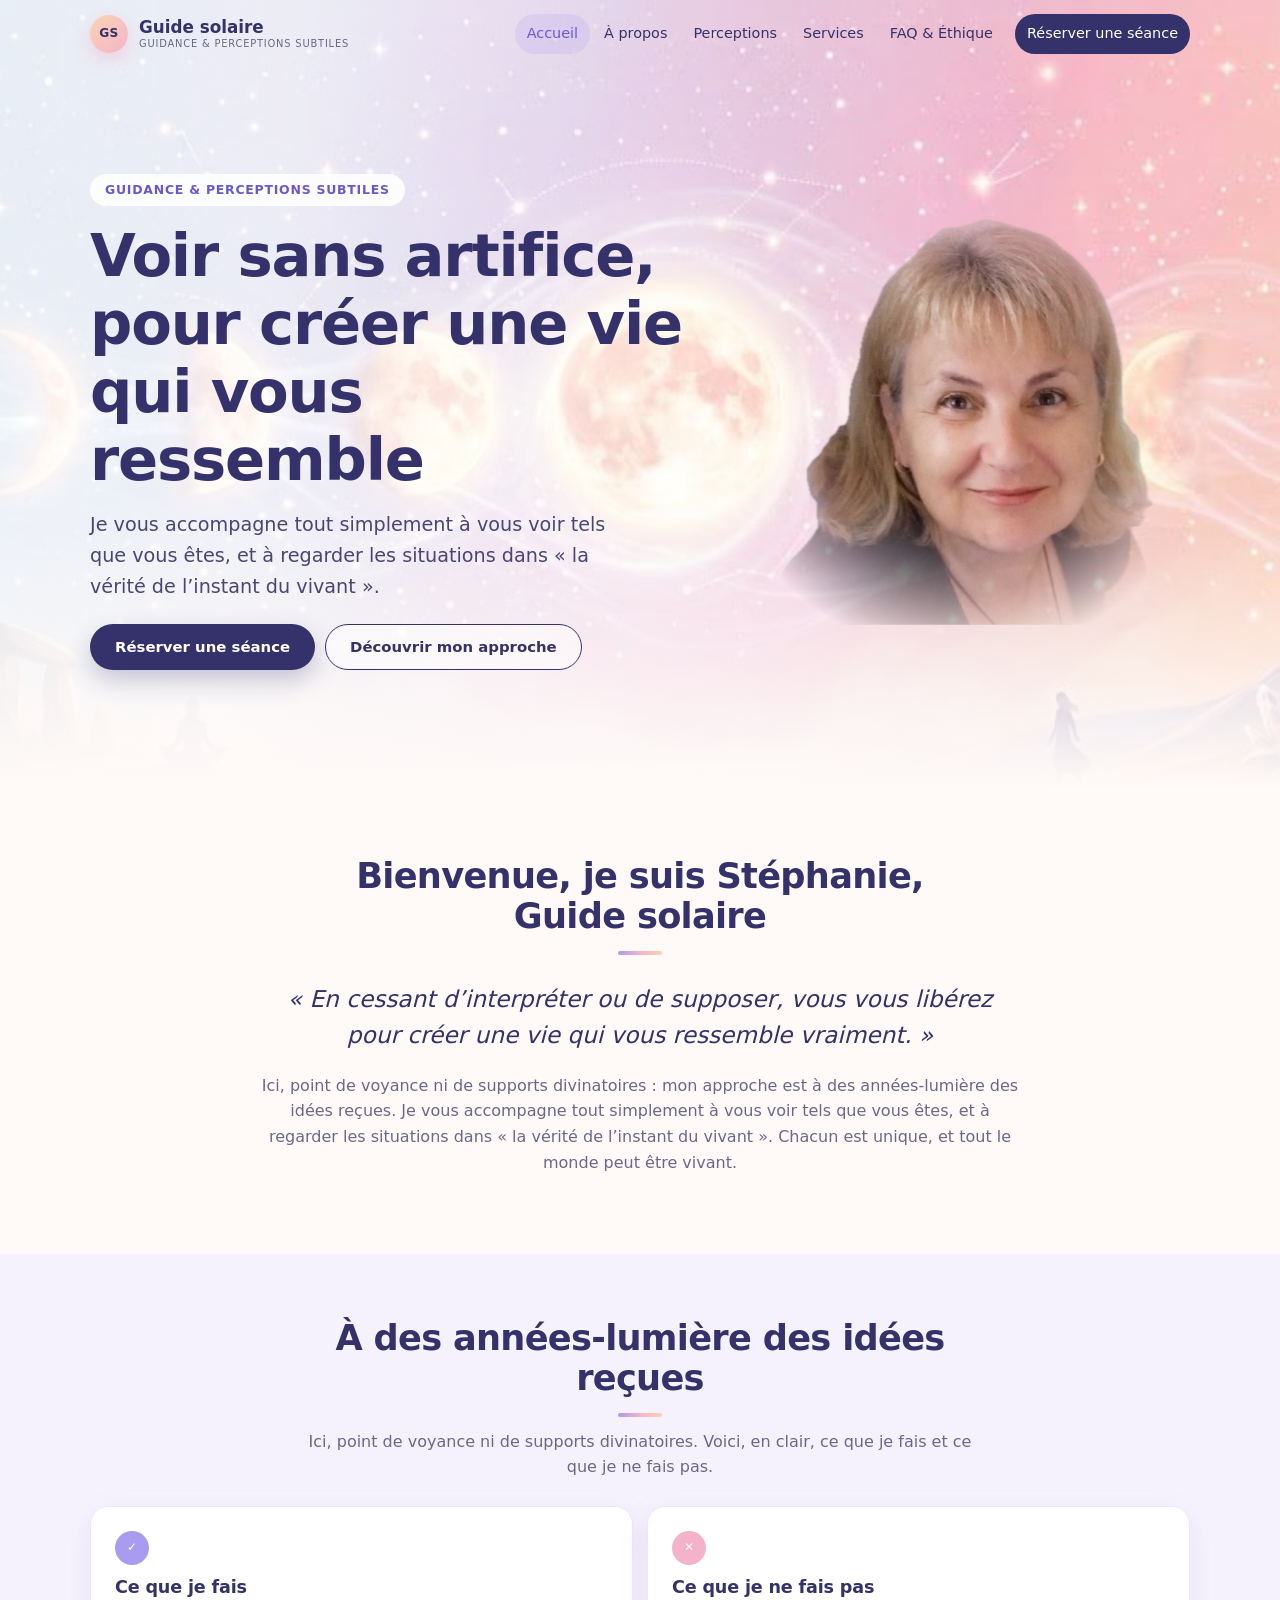
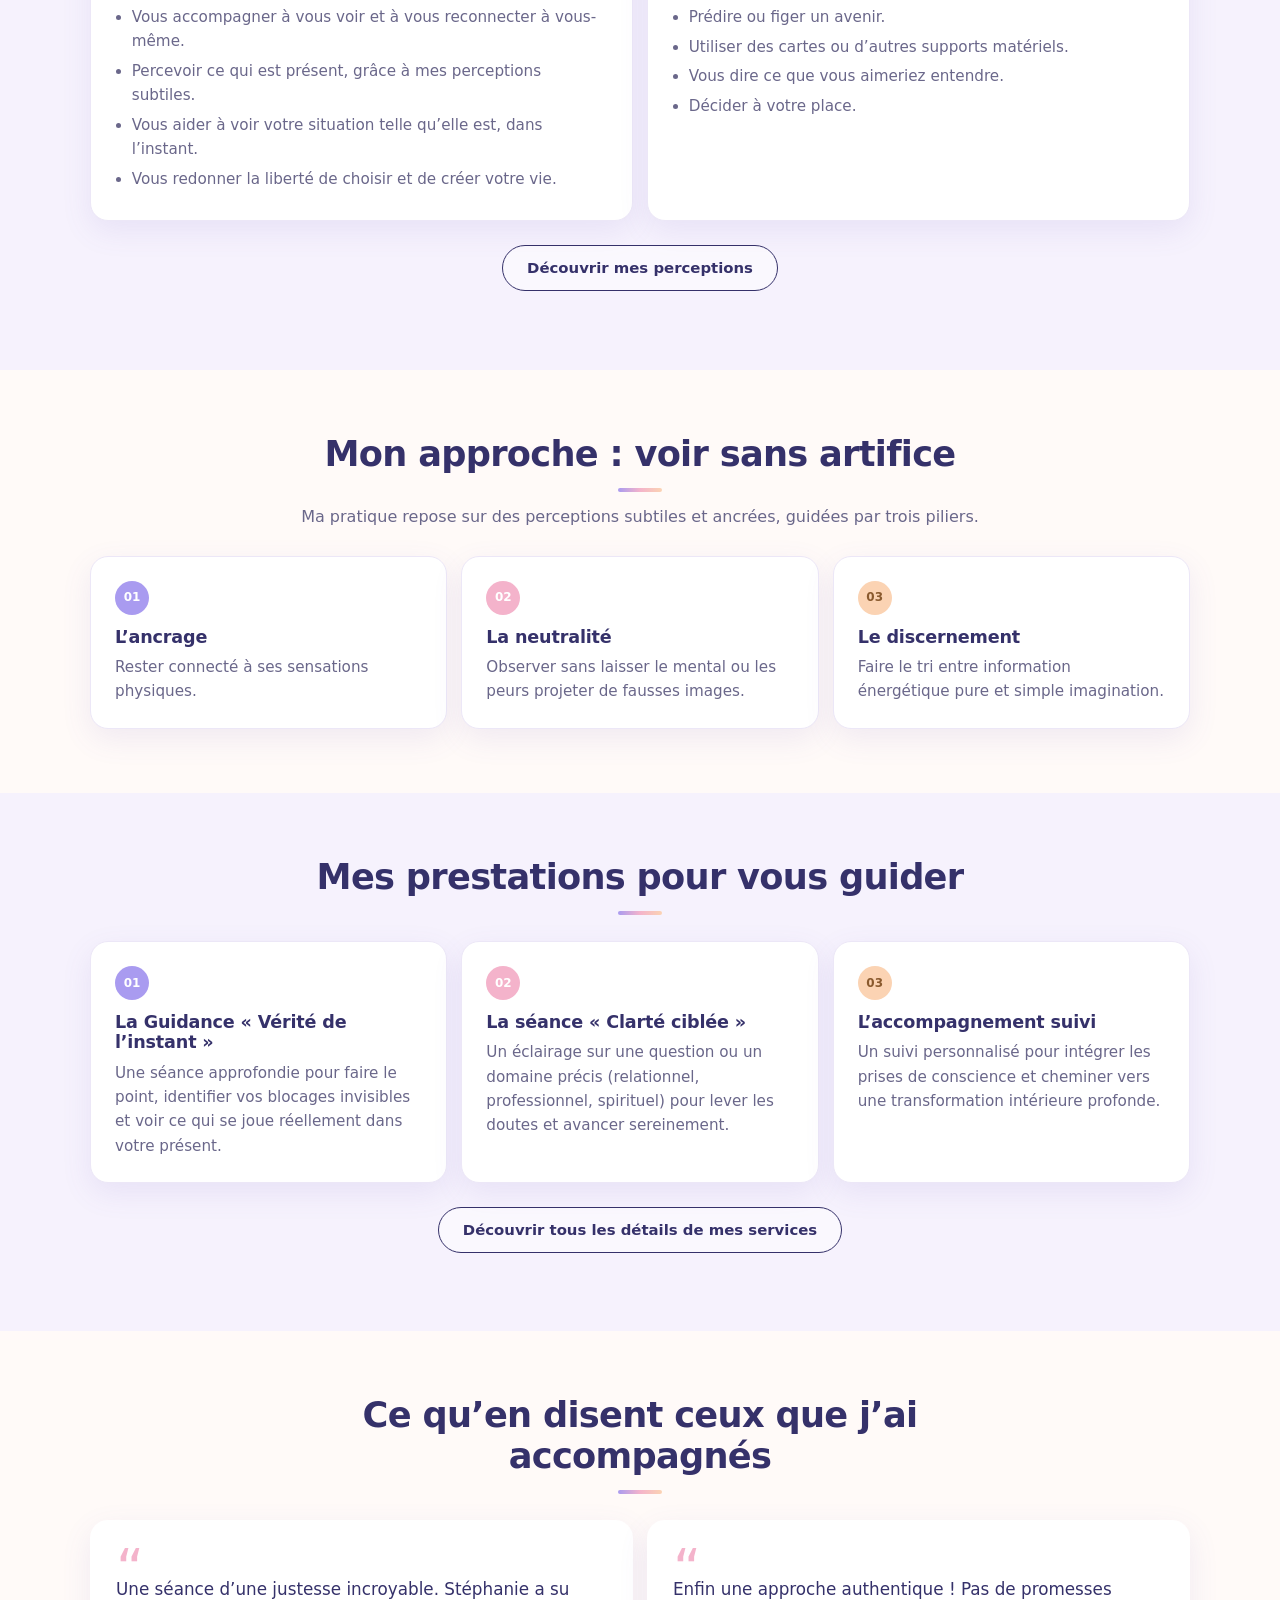
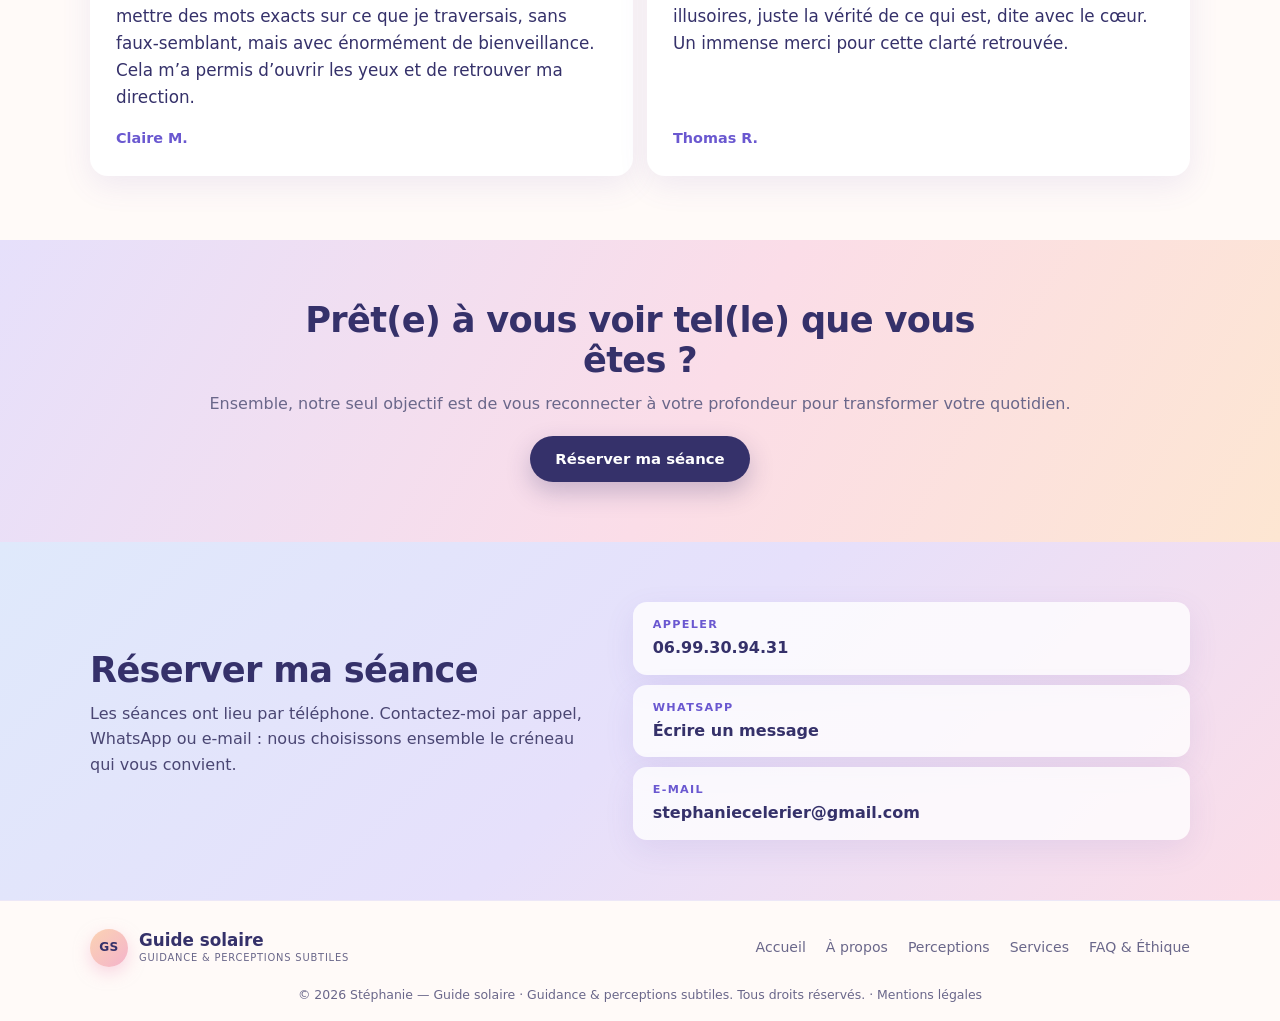
<file: index.html>
<!doctype html>
<html lang="fr">
<head>
<meta charset="utf-8">
<meta name="viewport" content="width=device-width, initial-scale=1">
<title>Guide solaire | Stéphanie, guidance &amp; perceptions subtiles par téléphone</title>
<meta name="description" content="Guide solaire : guidance et perceptions subtiles par téléphone. Se voir, se reconnecter et voir les situations telles qu’elles sont, avec Stéphanie.">
<meta name="theme-color" content="#f6f2fd">
<link rel="stylesheet" href="css/style.css">
</head>
<body>
<header class="header" id="top">
  <div class="nav">
    <a class="brand" href="index.html"><span class="logo">GS</span><span>Guide solaire<small>Guidance &amp; perceptions subtiles</small></span></a>
    <button class="menu-toggle" type="button" aria-expanded="false" aria-controls="menu" aria-label="Menu"><span></span><span></span></button>
    <nav id="menu"><a class="active" href="index.html">Accueil</a><a href="apropos.html">À propos</a><a href="perceptions.html">Perceptions</a><a href="services.html">Services</a><a href="faq.html">FAQ & Éthique</a><a class="nav-cta" href="#contact">Réserver une séance</a></nav>
  </div>
</header>
<main>
<section class="hero">
  <div class="hero-in">
    <div class="hero-copy">
      <p class="tag">Guidance &amp; perceptions subtiles</p>
      <h1>Voir sans artifice, pour créer une vie qui vous ressemble</h1>
      <p class="lead">Je vous accompagne tout simplement à vous voir tels que vous êtes, et à regarder les situations dans « la vérité de l’instant du vivant ».</p>
      <div class="buttons"><a class="btn primary" href="#contact">Réserver une séance</a><a class="btn ghost" href="apropos.html">Découvrir mon approche</a></div>
    </div>
    <div class="hero-photo"><img src="images/stephanie.png" alt="Stéphanie, Guide solaire" width="640" height="639"></div>
  </div>
</section>
<section class="section">
  <div class="wrap narrow">
    <div class="heading"><h2>Bienvenue, je suis Stéphanie, Guide solaire</h2></div>
    <blockquote class="big">« En cessant d’interpréter ou de supposer, vous vous libérez pour créer une vie qui vous ressemble vraiment. »</blockquote>
    <p class="center">Ici, point de voyance ni de supports divinatoires : mon approche est à des années-lumière des idées reçues. Je vous accompagne tout simplement à vous voir tels que vous êtes, et à regarder les situations dans « la vérité de l’instant du vivant ». Chacun est unique, et tout le monde peut être vivant.</p>
  </div>
</section>
<section class="section soft">
  <div class="wrap">
    <div class="heading"><h2>À des années-lumière des idées reçues</h2><p>Ici, point de voyance ni de supports divinatoires. Voici, en clair, ce que je fais et ce que je ne fais pas.</p></div>
    <div class="grid two">
      <article class="card"><span class="n">✓</span><h3>Ce que je fais</h3><ul><li>Vous accompagner à vous voir et à vous reconnecter à vous-même.</li><li>Percevoir ce qui est présent, grâce à mes perceptions subtiles.</li><li>Vous aider à voir votre situation telle qu’elle est, dans l’instant.</li><li>Vous redonner la liberté de choisir et de créer votre vie.</li></ul></article>
      <article class="card"><span class="n">✕</span><h3>Ce que je ne fais pas</h3><ul><li>Prédire ou figer un avenir.</li><li>Utiliser des cartes ou d’autres supports matériels.</li><li>Vous dire ce que vous aimeriez entendre.</li><li>Décider à votre place.</li></ul></article>
    </div>
    <p class="center mt"><a class="btn ghost" href="perceptions.html">Découvrir mes perceptions</a></p>
  </div>
</section>
<section class="section">
  <div class="wrap">
    <div class="heading"><h2>Mon approche : voir sans artifice</h2><p>Ma pratique repose sur des perceptions subtiles et ancrées, guidées par trois piliers.</p></div><div class="grid "><article class="card"><span class="n">01</span><h3>L’ancrage</h3><p>Rester connecté à ses sensations physiques.</p></article><article class="card"><span class="n">02</span><h3>La neutralité</h3><p>Observer sans laisser le mental ou les peurs projeter de fausses images.</p></article><article class="card"><span class="n">03</span><h3>Le discernement</h3><p>Faire le tri entre information énergétique pure et simple imagination.</p></article></div>
  </div>
</section>
<section class="section soft">
  <div class="wrap">
    <div class="heading"><h2>Mes prestations pour vous guider</h2></div>
    <div class="grid "><article class="card"><span class="n">01</span><h3>La Guidance « Vérité de l’instant »</h3><p>Une séance approfondie pour faire le point, identifier vos blocages invisibles et voir ce qui se joue réellement dans votre présent.</p></article><article class="card"><span class="n">02</span><h3>La séance « Clarté ciblée »</h3><p>Un éclairage sur une question ou un domaine précis (relationnel, professionnel, spirituel) pour lever les doutes et avancer sereinement.</p></article><article class="card"><span class="n">03</span><h3>L’accompagnement suivi</h3><p>Un suivi personnalisé pour intégrer les prises de conscience et cheminer vers une transformation intérieure profonde.</p></article></div>
    <p class="center mt"><a class="btn ghost" href="services.html">Découvrir tous les détails de mes services</a></p>
  </div>
</section>
<section class="section">
  <div class="wrap">
    <div class="heading"><h2>Ce qu’en disent ceux que j’ai accompagnés</h2></div>
    <div class="grid two">
      <figure class="quote"><blockquote>Une séance d’une justesse incroyable. Stéphanie a su mettre des mots exacts sur ce que je traversais, sans faux-semblant, mais avec énormément de bienveillance. Cela m’a permis d’ouvrir les yeux et de retrouver ma direction.</blockquote><figcaption>Claire M.</figcaption></figure>
      <figure class="quote"><blockquote>Enfin une approche authentique ! Pas de promesses illusoires, juste la vérité de ce qui est, dite avec le cœur. Un immense merci pour cette clarté retrouvée.</blockquote><figcaption>Thomas R.</figcaption></figure>
    </div>
  </div>
</section>
<section class="band"><div class="wrap center"><h2>Prêt(e) à vous voir tel(le) que vous êtes ?</h2><p>Ensemble, notre seul objectif est de vous reconnecter à votre profondeur pour transformer votre quotidien.</p><a class="btn primary" href="#contact">Réserver ma séance</a></div></section>
<section class="contact" id="contact">
  <div class="wrap contact-in">
    <div>
      <h2>Réserver ma séance</h2>
      <p>Les séances ont lieu par téléphone. Contactez-moi par appel, WhatsApp ou e-mail : nous choisissons ensemble le créneau qui vous convient.</p>
    </div>
    <div class="ways">
      <a href="tel:+33699309431"><b>Appeler</b>06.99.30.94.31</a>
      <a href="https://wa.me/33699309431" target="_blank" rel="noopener"><b>WhatsApp</b>Écrire un message</a>
      <a href="mailto:stephaniecelerier@gmail.com"><b>E-mail</b>stephaniecelerier@gmail.com</a>
    </div>
  </div>
</section>
</main>
<footer class="footer">
  <div class="wrap foot">
    <a class="brand" href="index.html"><span class="logo">GS</span><span>Guide solaire<small>Guidance &amp; perceptions subtiles</small></span></a>
    <div class="flinks"><a href="index.html">Accueil</a><a href="apropos.html">À propos</a><a href="perceptions.html">Perceptions</a><a href="services.html">Services</a><a href="faq.html">FAQ & Éthique</a></div>
  </div>
  <p class="copy">© <span id="year"></span> Stéphanie — Guide solaire · Guidance &amp; perceptions subtiles. Tous droits réservés. · <a href="#">Mentions légales</a></p>
</footer>
<script src="js/script.js"></script>
</body>
</html>
</file>
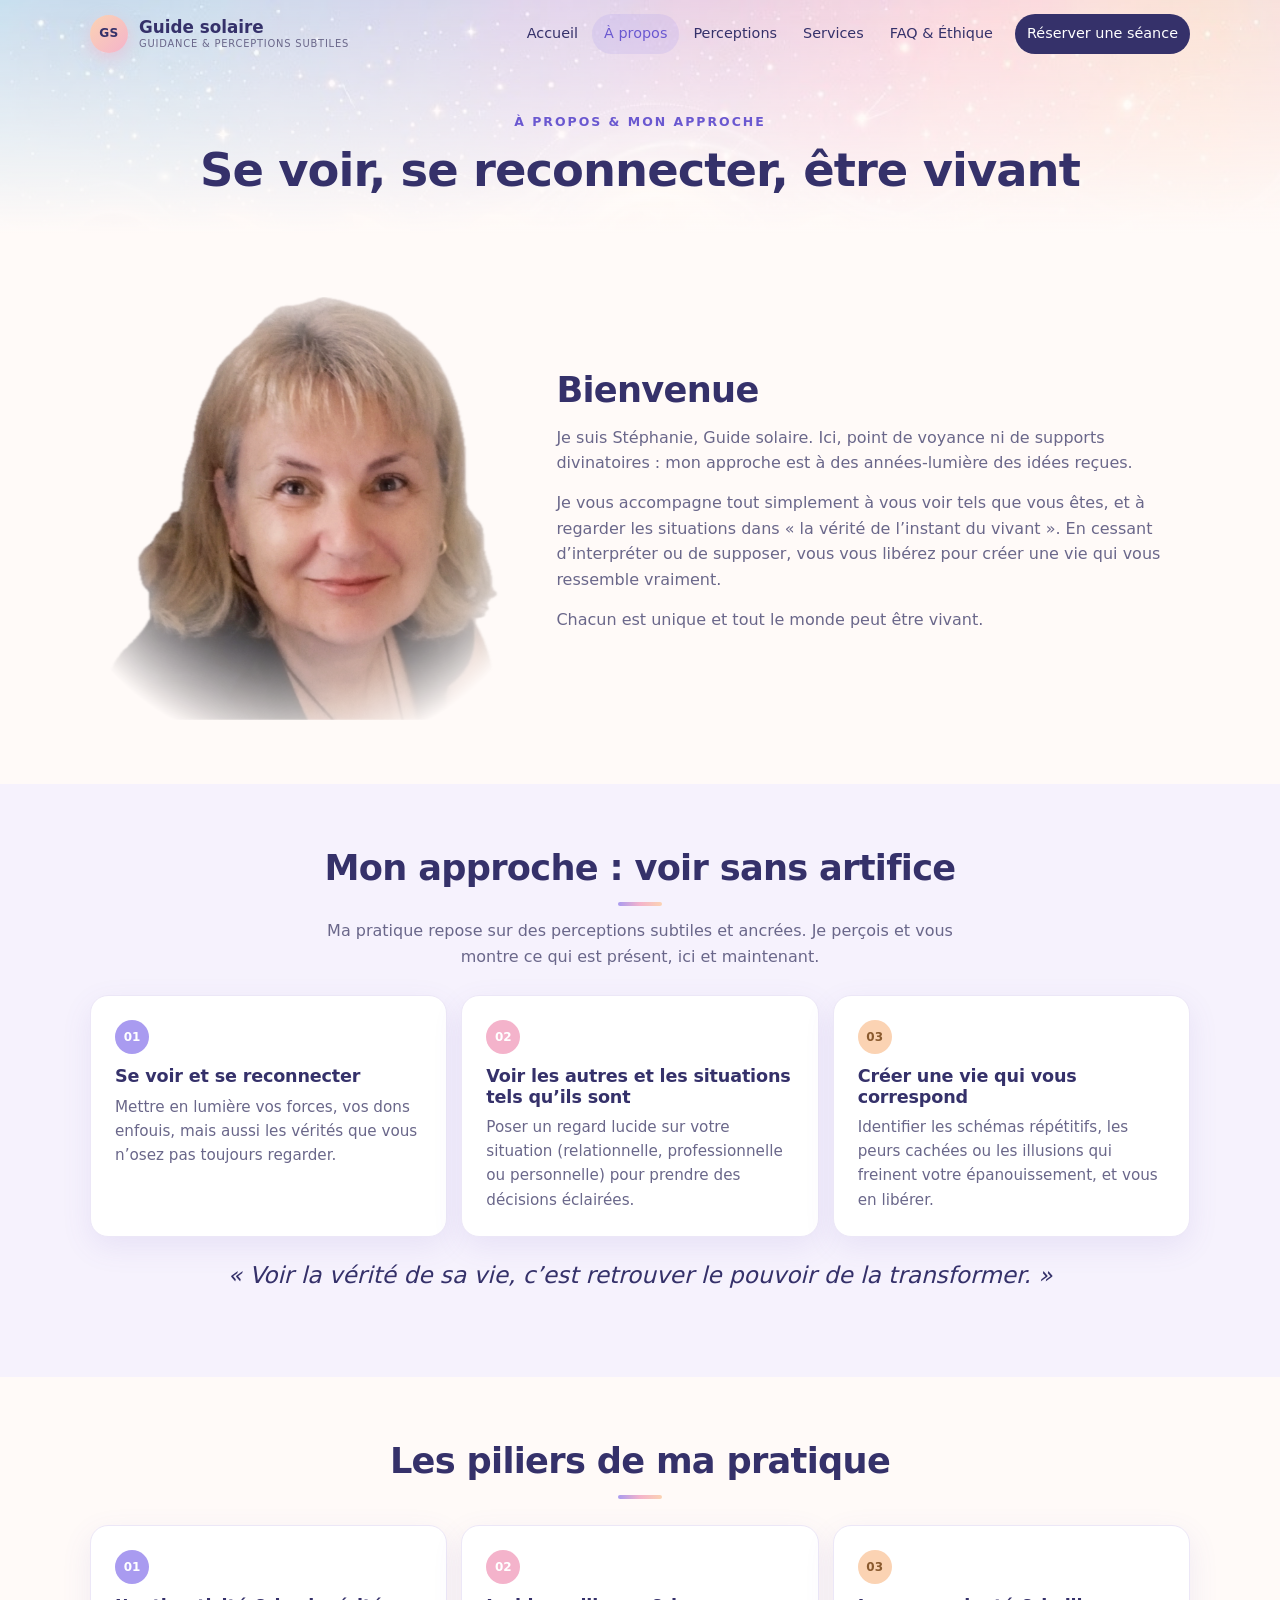
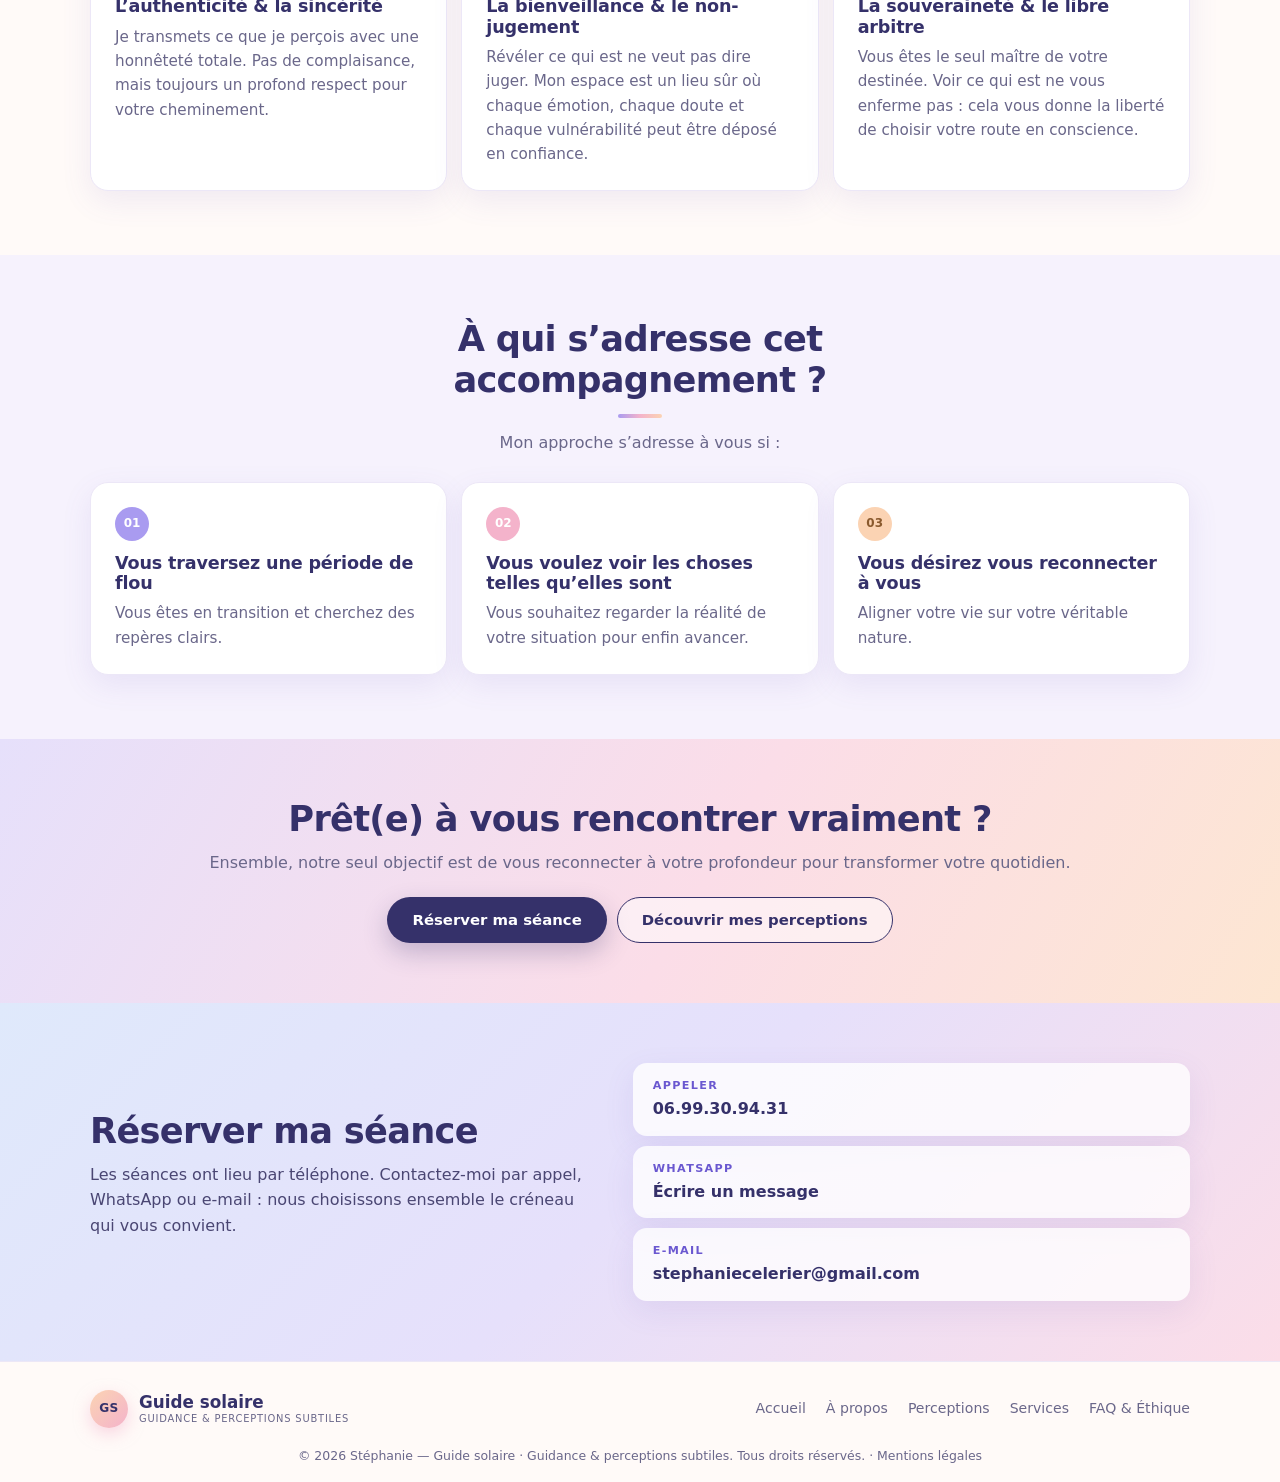
<file: apropos.html>
<!doctype html>
<html lang="fr">
<head>
<meta charset="utf-8">
<meta name="viewport" content="width=device-width, initial-scale=1">
<title>À propos &amp; mon approche | Guide solaire, Stéphanie</title>
<meta name="description" content="Mon approche : vous accompagner à vous voir, à vous reconnecter à vous-même et à voir les situations telles qu’elles sont.">
<meta name="theme-color" content="#f6f2fd">
<link rel="stylesheet" href="css/style.css">
</head>
<body>
<header class="header" id="top">
  <div class="nav">
    <a class="brand" href="index.html"><span class="logo">GS</span><span>Guide solaire<small>Guidance &amp; perceptions subtiles</small></span></a>
    <button class="menu-toggle" type="button" aria-expanded="false" aria-controls="menu" aria-label="Menu"><span></span><span></span></button>
    <nav id="menu"><a href="index.html">Accueil</a><a class="active" href="apropos.html">À propos</a><a href="perceptions.html">Perceptions</a><a href="services.html">Services</a><a href="faq.html">FAQ & Éthique</a><a class="nav-cta" href="#contact">Réserver une séance</a></nav>
  </div>
</header>
<main>
<section class="pghead"><div class="wrap"><h1>Se voir, se reconnecter, être vivant</h1><p>À propos &amp; mon approche</p></div></section>
<section class="section">
  <div class="wrap split">
    <div class="photo"><img src="images/stephanie.png" alt="Stéphanie" width="640" height="639"></div>
    <div class="txt">
      <h2>Bienvenue</h2>
      <p>Je suis Stéphanie, Guide solaire. Ici, point de voyance ni de supports divinatoires : mon approche est à des années-lumière des idées reçues.</p>
      <p>Je vous accompagne tout simplement à vous voir tels que vous êtes, et à regarder les situations dans « la vérité de l’instant du vivant ». En cessant d’interpréter ou de supposer, vous vous libérez pour créer une vie qui vous ressemble vraiment.</p>
      <p>Chacun est unique et tout le monde peut être vivant.</p>
    </div>
  </div>
</section>
<section class="section soft">
  <div class="wrap">
    <div class="heading"><h2>Mon approche : voir sans artifice</h2><p>Ma pratique repose sur des perceptions subtiles et ancrées. Je perçois et vous montre ce qui est présent, ici et maintenant.</p></div>
    <div class="grid "><article class="card"><span class="n">01</span><h3>Se voir et se reconnecter</h3><p>Mettre en lumière vos forces, vos dons enfouis, mais aussi les vérités que vous n’osez pas toujours regarder.</p></article><article class="card"><span class="n">02</span><h3>Voir les autres et les situations tels qu’ils sont</h3><p>Poser un regard lucide sur votre situation (relationnelle, professionnelle ou personnelle) pour prendre des décisions éclairées.</p></article><article class="card"><span class="n">03</span><h3>Créer une vie qui vous correspond</h3><p>Identifier les schémas répétitifs, les peurs cachées ou les illusions qui freinent votre épanouissement, et vous en libérer.</p></article></div>
    <blockquote class="big mt">« Voir la vérité de sa vie, c’est retrouver le pouvoir de la transformer. »</blockquote>
  </div>
</section>
<section class="section">
  <div class="wrap">
    <div class="heading"><h2>Les piliers de ma pratique</h2></div>
    <div class="grid "><article class="card"><span class="n">01</span><h3>L’authenticité &amp; la sincérité</h3><p>Je transmets ce que je perçois avec une honnêteté totale. Pas de complaisance, mais toujours un profond respect pour votre cheminement.</p></article><article class="card"><span class="n">02</span><h3>La bienveillance &amp; le non-jugement</h3><p>Révéler ce qui est ne veut pas dire juger. Mon espace est un lieu sûr où chaque émotion, chaque doute et chaque vulnérabilité peut être déposé en confiance.</p></article><article class="card"><span class="n">03</span><h3>La souveraineté &amp; le libre arbitre</h3><p>Vous êtes le seul maître de votre destinée. Voir ce qui est ne vous enferme pas : cela vous donne la liberté de choisir votre route en conscience.</p></article></div>
  </div>
</section>
<section class="section soft">
  <div class="wrap">
    <div class="heading"><h2>À qui s’adresse cet accompagnement ?</h2><p>Mon approche s’adresse à vous si :</p></div>
    <div class="grid "><article class="card"><span class="n">01</span><h3>Vous traversez une période de flou</h3><p>Vous êtes en transition et cherchez des repères clairs.</p></article><article class="card"><span class="n">02</span><h3>Vous voulez voir les choses telles qu’elles sont</h3><p>Vous souhaitez regarder la réalité de votre situation pour enfin avancer.</p></article><article class="card"><span class="n">03</span><h3>Vous désirez vous reconnecter à vous</h3><p>Aligner votre vie sur votre véritable nature.</p></article></div>
  </div>
</section>
<section class="band"><div class="wrap center"><h2>Prêt(e) à vous rencontrer vraiment ?</h2><p>Ensemble, notre seul objectif est de vous reconnecter à votre profondeur pour transformer votre quotidien.</p><div class="buttons c"><a class="btn primary" href="#contact">Réserver ma séance</a><a class="btn ghost" href="perceptions.html">Découvrir mes perceptions</a></div></div></section>
<section class="contact" id="contact">
  <div class="wrap contact-in">
    <div>
      <h2>Réserver ma séance</h2>
      <p>Les séances ont lieu par téléphone. Contactez-moi par appel, WhatsApp ou e-mail : nous choisissons ensemble le créneau qui vous convient.</p>
    </div>
    <div class="ways">
      <a href="tel:+33699309431"><b>Appeler</b>06.99.30.94.31</a>
      <a href="https://wa.me/33699309431" target="_blank" rel="noopener"><b>WhatsApp</b>Écrire un message</a>
      <a href="mailto:stephaniecelerier@gmail.com"><b>E-mail</b>stephaniecelerier@gmail.com</a>
    </div>
  </div>
</section>
</main>
<footer class="footer">
  <div class="wrap foot">
    <a class="brand" href="index.html"><span class="logo">GS</span><span>Guide solaire<small>Guidance &amp; perceptions subtiles</small></span></a>
    <div class="flinks"><a href="index.html">Accueil</a><a href="apropos.html">À propos</a><a href="perceptions.html">Perceptions</a><a href="services.html">Services</a><a href="faq.html">FAQ & Éthique</a></div>
  </div>
  <p class="copy">© <span id="year"></span> Stéphanie — Guide solaire · Guidance &amp; perceptions subtiles. Tous droits réservés. · <a href="#">Mentions légales</a></p>
</footer>
<script src="js/script.js"></script>
</body>
</html>
</file>
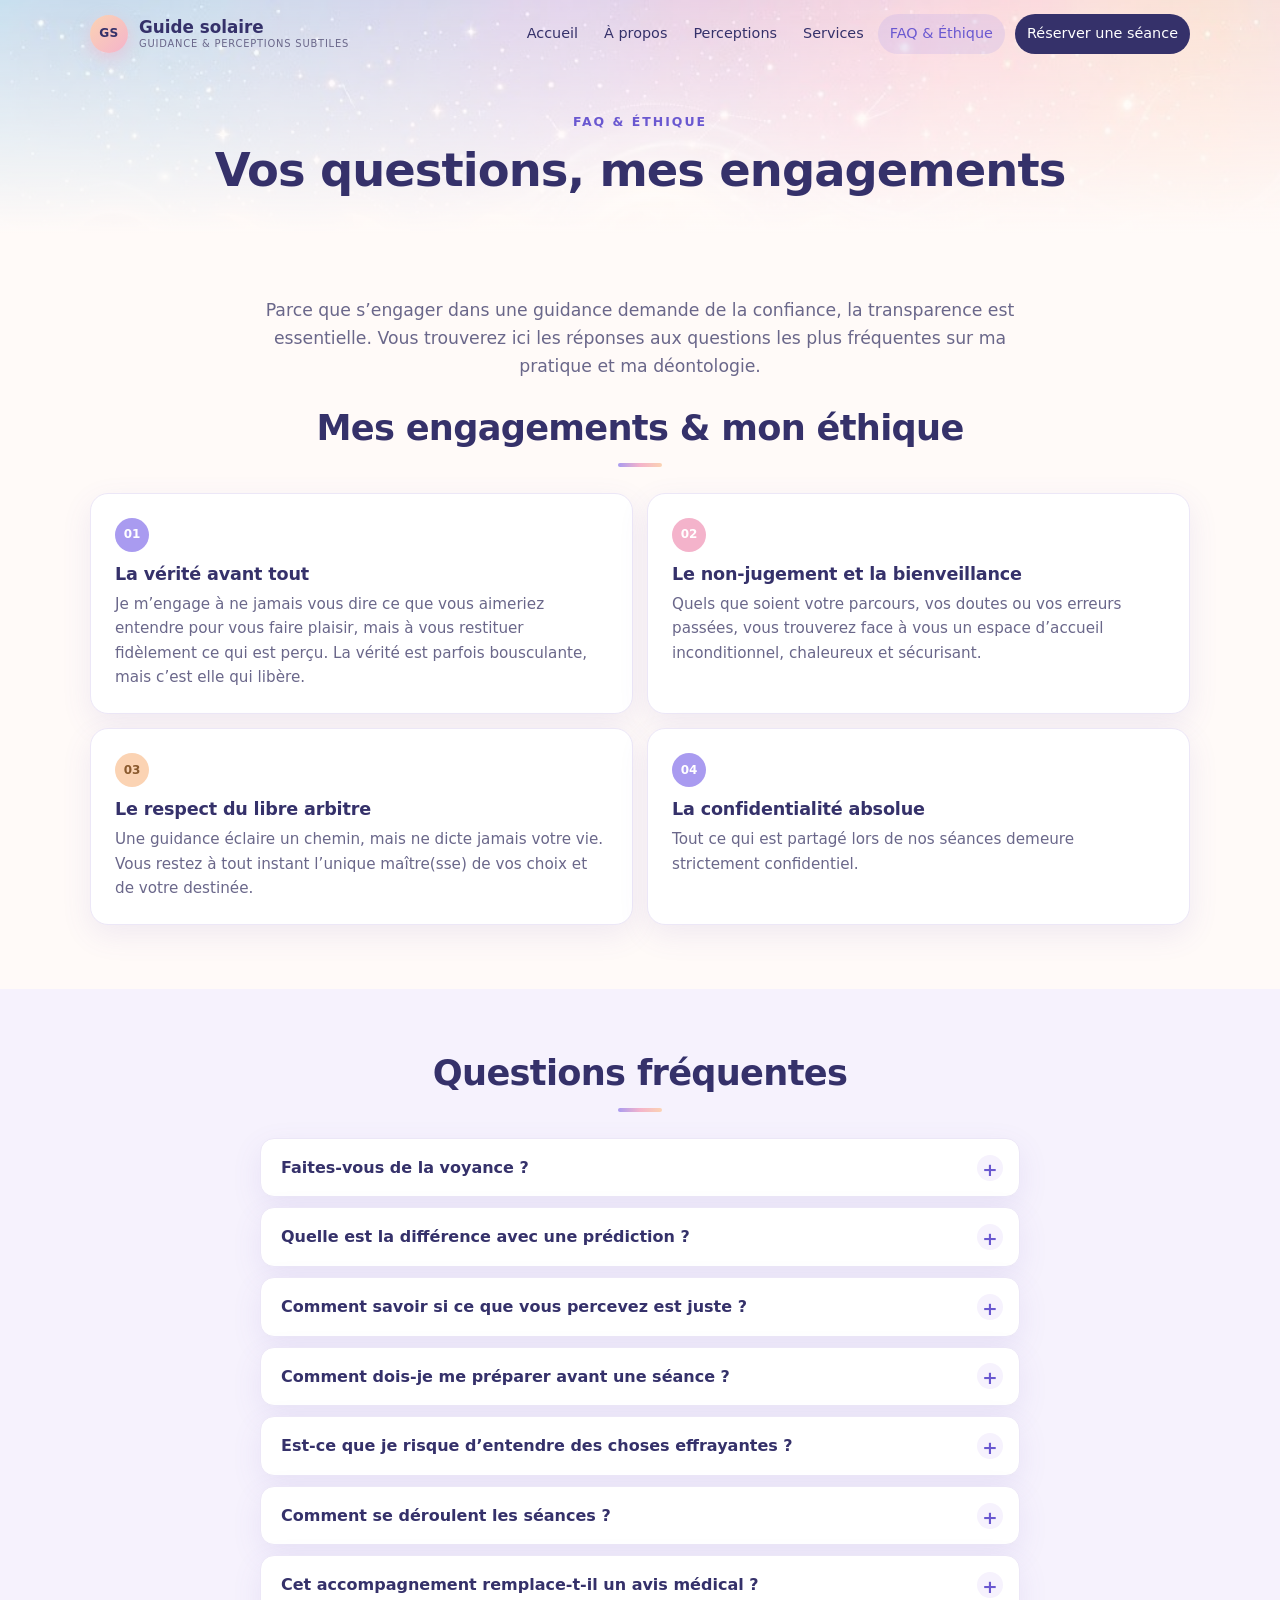
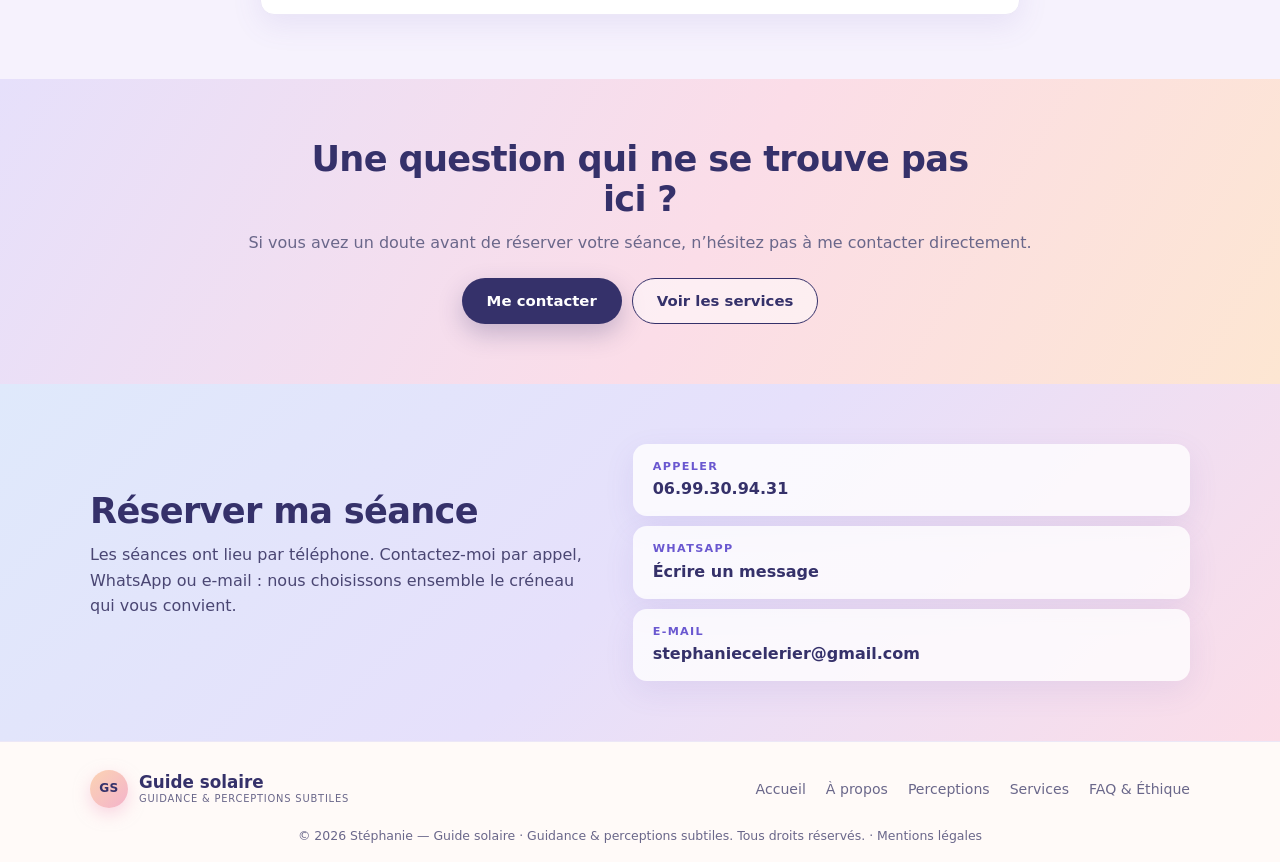
<file: faq.html>
<!doctype html>
<html lang="fr">
<head>
<meta charset="utf-8">
<meta name="viewport" content="width=device-width, initial-scale=1">
<title>FAQ &amp; éthique | Guide solaire, Stéphanie</title>
<meta name="description" content="Questions fréquentes et engagements : vérité, bienveillance, libre arbitre et confidentialité. Guide solaire, guidance et perceptions subtiles.">
<meta name="theme-color" content="#f6f2fd">
<link rel="stylesheet" href="css/style.css">
</head>
<body>
<header class="header" id="top">
  <div class="nav">
    <a class="brand" href="index.html"><span class="logo">GS</span><span>Guide solaire<small>Guidance &amp; perceptions subtiles</small></span></a>
    <button class="menu-toggle" type="button" aria-expanded="false" aria-controls="menu" aria-label="Menu"><span></span><span></span></button>
    <nav id="menu"><a href="index.html">Accueil</a><a href="apropos.html">À propos</a><a href="perceptions.html">Perceptions</a><a href="services.html">Services</a><a class="active" href="faq.html">FAQ & Éthique</a><a class="nav-cta" href="#contact">Réserver une séance</a></nav>
  </div>
</header>
<main>
<section class="pghead"><div class="wrap"><h1>Vos questions, mes engagements</h1><p>FAQ &amp; éthique</p></div></section>
<section class="section">
  <div class="wrap narrow"><p class="center lead2">Parce que s’engager dans une guidance demande de la confiance, la transparence est essentielle. Vous trouverez ici les réponses aux questions les plus fréquentes sur ma pratique et ma déontologie.</p></div>
  <div class="wrap">
    <div class="heading"><h2>Mes engagements &amp; mon éthique</h2></div>
    <div class="grid two"><article class="card"><span class="n">01</span><h3>La vérité avant tout</h3><p>Je m’engage à ne jamais vous dire ce que vous aimeriez entendre pour vous faire plaisir, mais à vous restituer fidèlement ce qui est perçu. La vérité est parfois bousculante, mais c’est elle qui libère.</p></article><article class="card"><span class="n">02</span><h3>Le non-jugement et la bienveillance</h3><p>Quels que soient votre parcours, vos doutes ou vos erreurs passées, vous trouverez face à vous un espace d’accueil inconditionnel, chaleureux et sécurisant.</p></article><article class="card"><span class="n">03</span><h3>Le respect du libre arbitre</h3><p>Une guidance éclaire un chemin, mais ne dicte jamais votre vie. Vous restez à tout instant l’unique maître(sse) de vos choix et de votre destinée.</p></article><article class="card"><span class="n">04</span><h3>La confidentialité absolue</h3><p>Tout ce qui est partagé lors de nos séances demeure strictement confidentiel.</p></article></div>
  </div>
</section>
<section class="section soft">
  <div class="wrap narrow">
    <div class="heading"><h2>Questions fréquentes</h2></div>
    <div class="faq"><details><summary>Faites-vous de la voyance ?</summary><p>Non. Ici, point de voyance ni de supports divinatoires : mon approche est à des années-lumière des idées reçues. Ma pratique est une guidance qui s’appuie sur des perceptions subtiles et ancrées, pour vous aider à vous voir tel que vous êtes et à regarder les situations dans l’instant.</p></details><details><summary>Quelle est la différence avec une prédiction ?</summary><p>Une prédiction cherche à figer l’avenir comme une fatalité. Mon approche met l’accent sur ce qui est dans l’instant présent. En voyant la vérité de votre situation actuelle, vous avez les clés pour la comprendre et façonner vous-même votre avenir en conscience.</p></details><details><summary>Comment savoir si ce que vous percevez est juste ?</summary><p>Ma pratique repose sur trois fondamentaux : l’ancrage, la neutralité et le discernement. Je fais le tri entre une information authentique et une production de l’imaginaire. Ce que je perçois reste un éclairage : c’est vous qui reconnaissez ce qui résonne pour vous.</p></details><details><summary>Comment dois-je me préparer avant une séance ?</summary><p>Installez-vous dans un endroit calme où vous ne serez pas dérangé(e). Vous pouvez venir avec des questions précises (professionnel, relationnel, personnel) ou, au contraire, venir l’esprit ouvert pour voir ce qui a besoin d’être mis en lumière en priorité.</p></details><details><summary>Est-ce que je risque d’entendre des choses effrayantes ?</summary><p>Non. Mon objectif n’est jamais de prédire le pire ou de vous effrayer, mais de vous montrer la réalité avec justesse. Même les vérités délicates sont transmises pour vous aider à grandir et à débloquer votre situation.</p></details><details><summary>Comment se déroulent les séances ?</summary><p>Les séances se déroulent par téléphone, ce qui vous offre le confort de votre propre foyer.</p></details><details><summary>Cet accompagnement remplace-t-il un avis médical ?</summary><p>Non. Il ne remplace ni un médecin, ni un psychologue, ni un conseil juridique ou financier. Il s’adresse à votre cheminement personnel.</p></details></div>
  </div>
</section>
<section class="band"><div class="wrap center"><h2>Une question qui ne se trouve pas ici ?</h2><p>Si vous avez un doute avant de réserver votre séance, n’hésitez pas à me contacter directement.</p><div class="buttons c"><a class="btn primary" href="#contact">Me contacter</a><a class="btn ghost" href="services.html">Voir les services</a></div></div></section>
<section class="contact" id="contact">
  <div class="wrap contact-in">
    <div>
      <h2>Réserver ma séance</h2>
      <p>Les séances ont lieu par téléphone. Contactez-moi par appel, WhatsApp ou e-mail : nous choisissons ensemble le créneau qui vous convient.</p>
    </div>
    <div class="ways">
      <a href="tel:+33699309431"><b>Appeler</b>06.99.30.94.31</a>
      <a href="https://wa.me/33699309431" target="_blank" rel="noopener"><b>WhatsApp</b>Écrire un message</a>
      <a href="mailto:stephaniecelerier@gmail.com"><b>E-mail</b>stephaniecelerier@gmail.com</a>
    </div>
  </div>
</section>
</main>
<footer class="footer">
  <div class="wrap foot">
    <a class="brand" href="index.html"><span class="logo">GS</span><span>Guide solaire<small>Guidance &amp; perceptions subtiles</small></span></a>
    <div class="flinks"><a href="index.html">Accueil</a><a href="apropos.html">À propos</a><a href="perceptions.html">Perceptions</a><a href="services.html">Services</a><a href="faq.html">FAQ & Éthique</a></div>
  </div>
  <p class="copy">© <span id="year"></span> Stéphanie — Guide solaire · Guidance &amp; perceptions subtiles. Tous droits réservés. · <a href="#">Mentions légales</a></p>
</footer>
<script src="js/script.js"></script>
</body>
</html>
</file>
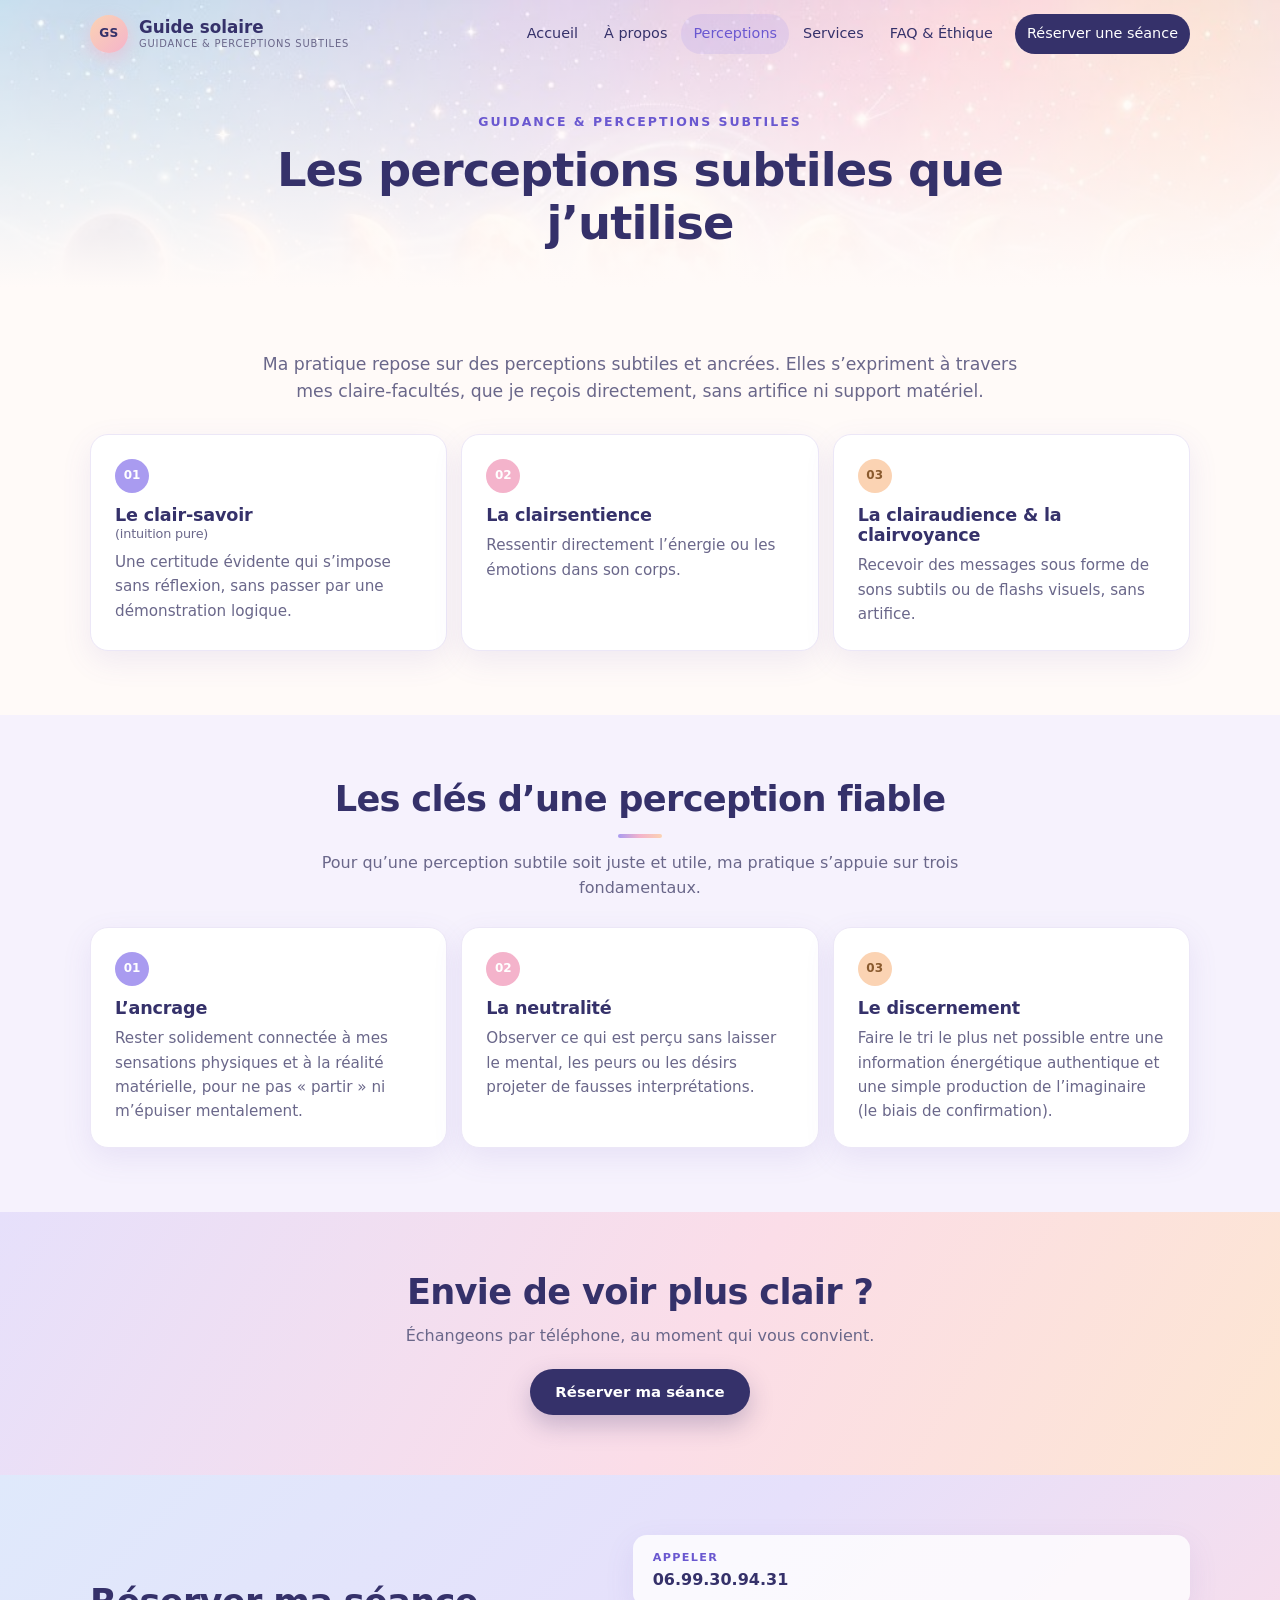
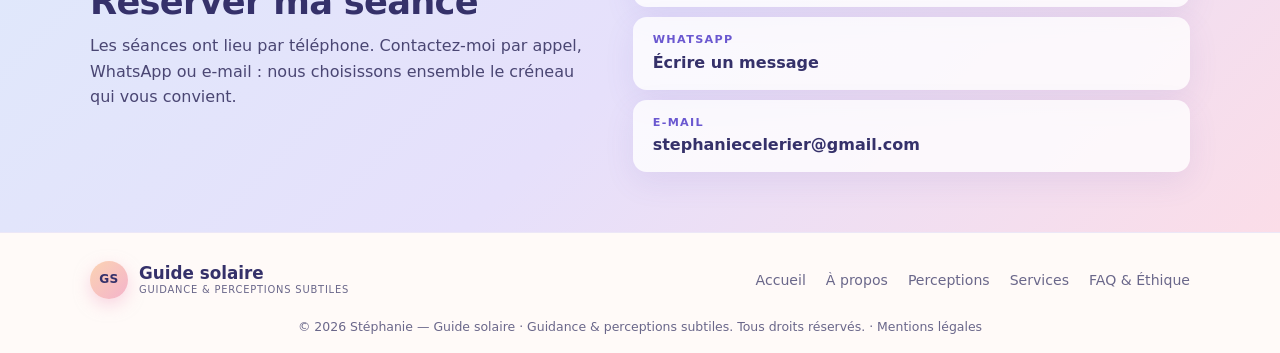
<file: perceptions.html>
<!doctype html>
<html lang="fr">
<head>
<meta charset="utf-8">
<meta name="viewport" content="width=device-width, initial-scale=1">
<title>Mes perceptions subtiles | Guide solaire, Stéphanie</title>
<meta name="description" content="Clair-savoir, clairsentience, clairaudience, clairvoyance : les perceptions subtiles de Stéphanie, et les clés pour qu’elles soient fiables : ancrage, neutralité, discernement.">
<meta name="theme-color" content="#f6f2fd">
<link rel="stylesheet" href="css/style.css">
</head>
<body>
<header class="header" id="top">
  <div class="nav">
    <a class="brand" href="index.html"><span class="logo">GS</span><span>Guide solaire<small>Guidance &amp; perceptions subtiles</small></span></a>
    <button class="menu-toggle" type="button" aria-expanded="false" aria-controls="menu" aria-label="Menu"><span></span><span></span></button>
    <nav id="menu"><a href="index.html">Accueil</a><a href="apropos.html">À propos</a><a class="active" href="perceptions.html">Perceptions</a><a href="services.html">Services</a><a href="faq.html">FAQ & Éthique</a><a class="nav-cta" href="#contact">Réserver une séance</a></nav>
  </div>
</header>
<main>
<section class="pghead"><div class="wrap"><h1>Les perceptions subtiles que j’utilise</h1><p>Guidance &amp; perceptions subtiles</p></div></section>
<section class="section">
  <div class="wrap narrow center">
    <p class="lead2">Ma pratique repose sur des perceptions subtiles et ancrées. Elles s’expriment à travers mes claire-facultés, que je reçois directement, sans artifice ni support matériel.</p>
  </div>
  <div class="wrap">
    <div class="grid "><article class="card"><span class="n">01</span><h3>Le clair-savoir <em>(intuition pure)</em></h3><p>Une certitude évidente qui s’impose sans réflexion, sans passer par une démonstration logique.</p></article><article class="card"><span class="n">02</span><h3>La clairsentience</h3><p>Ressentir directement l’énergie ou les émotions dans son corps.</p></article><article class="card"><span class="n">03</span><h3>La clairaudience &amp; la clairvoyance</h3><p>Recevoir des messages sous forme de sons subtils ou de flashs visuels, sans artifice.</p></article></div>
  </div>
</section>
<section class="section soft">
  <div class="wrap">
    <div class="heading"><h2>Les clés d’une perception fiable</h2><p>Pour qu’une perception subtile soit juste et utile, ma pratique s’appuie sur trois fondamentaux.</p></div>
    <div class="grid "><article class="card"><span class="n">01</span><h3>L’ancrage</h3><p>Rester solidement connectée à mes sensations physiques et à la réalité matérielle, pour ne pas « partir » ni m’épuiser mentalement.</p></article><article class="card"><span class="n">02</span><h3>La neutralité</h3><p>Observer ce qui est perçu sans laisser le mental, les peurs ou les désirs projeter de fausses interprétations.</p></article><article class="card"><span class="n">03</span><h3>Le discernement</h3><p>Faire le tri le plus net possible entre une information énergétique authentique et une simple production de l’imaginaire (le biais de confirmation).</p></article></div>
  </div>
</section>
<section class="band"><div class="wrap center"><h2>Envie de voir plus clair ?</h2><p>Échangeons par téléphone, au moment qui vous convient.</p><a class="btn primary" href="#contact">Réserver ma séance</a></div></section>
<section class="contact" id="contact">
  <div class="wrap contact-in">
    <div>
      <h2>Réserver ma séance</h2>
      <p>Les séances ont lieu par téléphone. Contactez-moi par appel, WhatsApp ou e-mail : nous choisissons ensemble le créneau qui vous convient.</p>
    </div>
    <div class="ways">
      <a href="tel:+33699309431"><b>Appeler</b>06.99.30.94.31</a>
      <a href="https://wa.me/33699309431" target="_blank" rel="noopener"><b>WhatsApp</b>Écrire un message</a>
      <a href="mailto:stephaniecelerier@gmail.com"><b>E-mail</b>stephaniecelerier@gmail.com</a>
    </div>
  </div>
</section>
</main>
<footer class="footer">
  <div class="wrap foot">
    <a class="brand" href="index.html"><span class="logo">GS</span><span>Guide solaire<small>Guidance &amp; perceptions subtiles</small></span></a>
    <div class="flinks"><a href="index.html">Accueil</a><a href="apropos.html">À propos</a><a href="perceptions.html">Perceptions</a><a href="services.html">Services</a><a href="faq.html">FAQ & Éthique</a></div>
  </div>
  <p class="copy">© <span id="year"></span> Stéphanie — Guide solaire · Guidance &amp; perceptions subtiles. Tous droits réservés. · <a href="#">Mentions légales</a></p>
</footer>
<script src="js/script.js"></script>
</body>
</html>
</file>
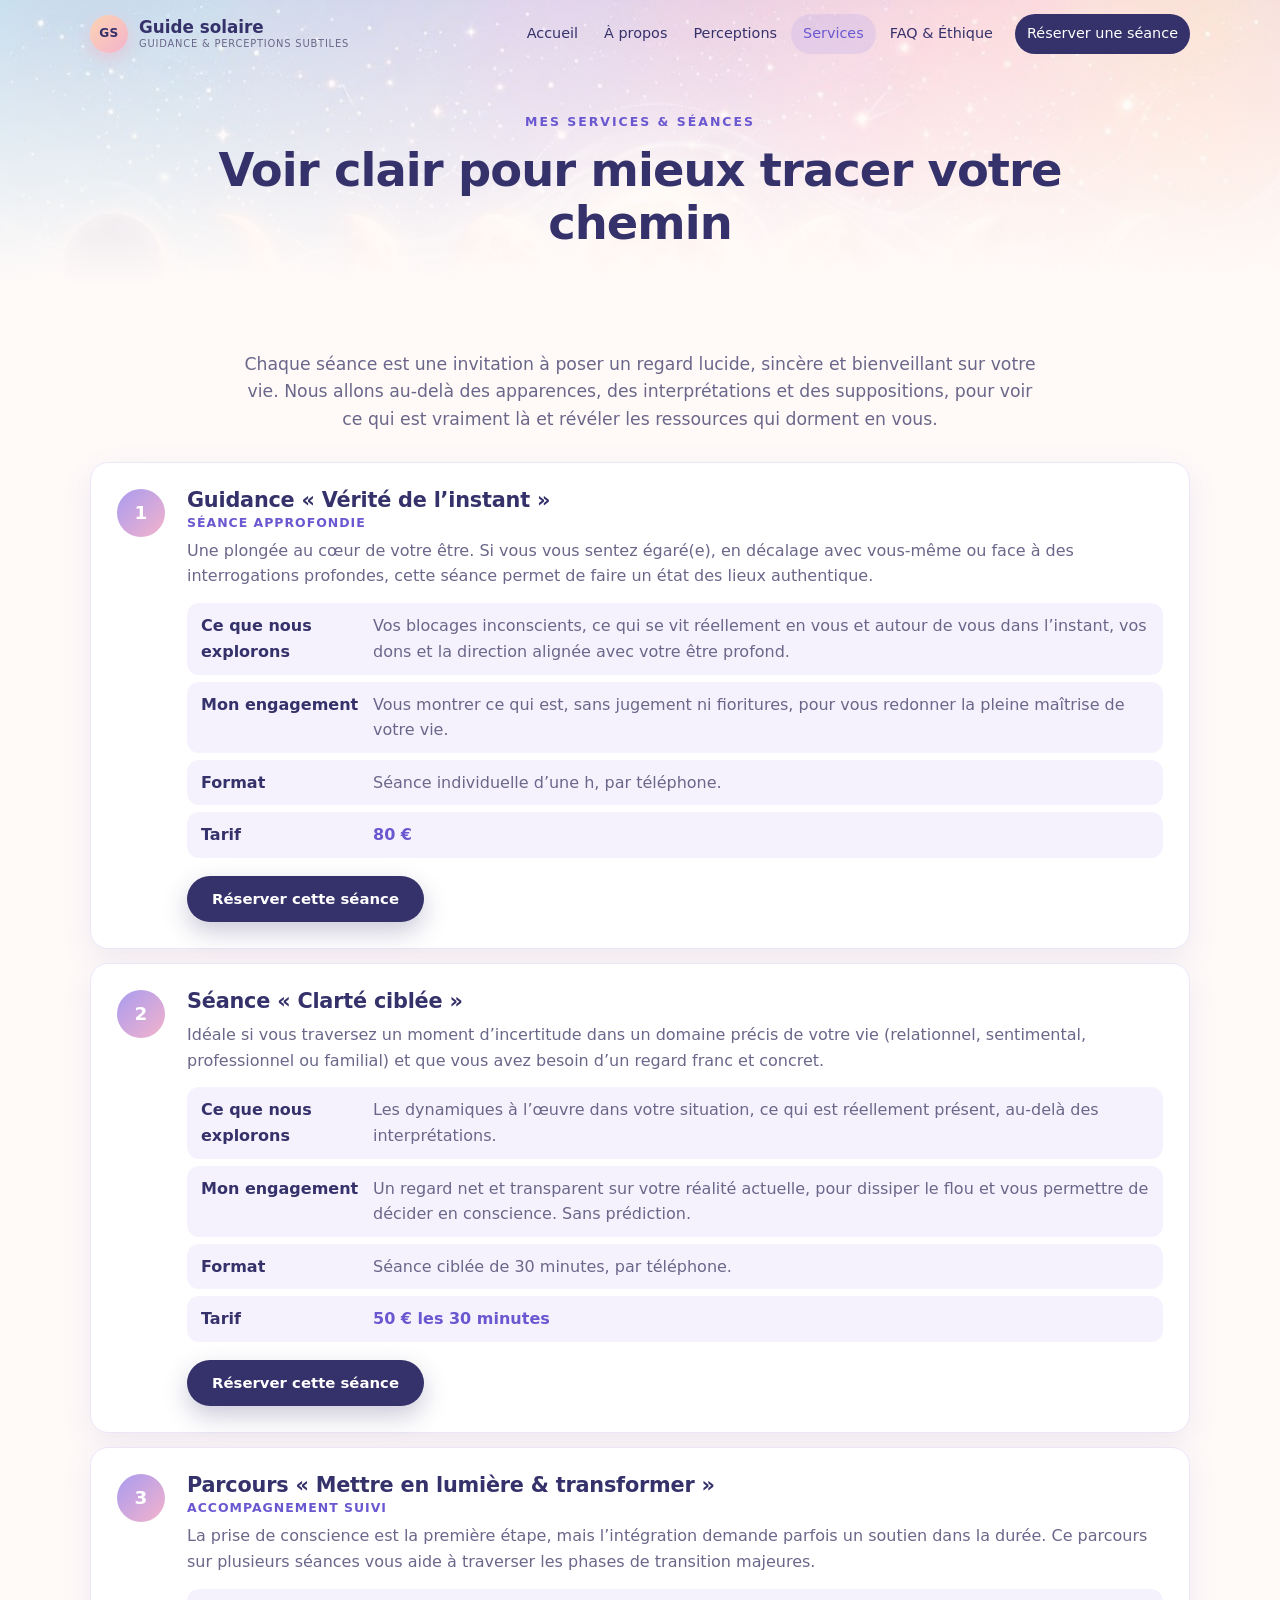
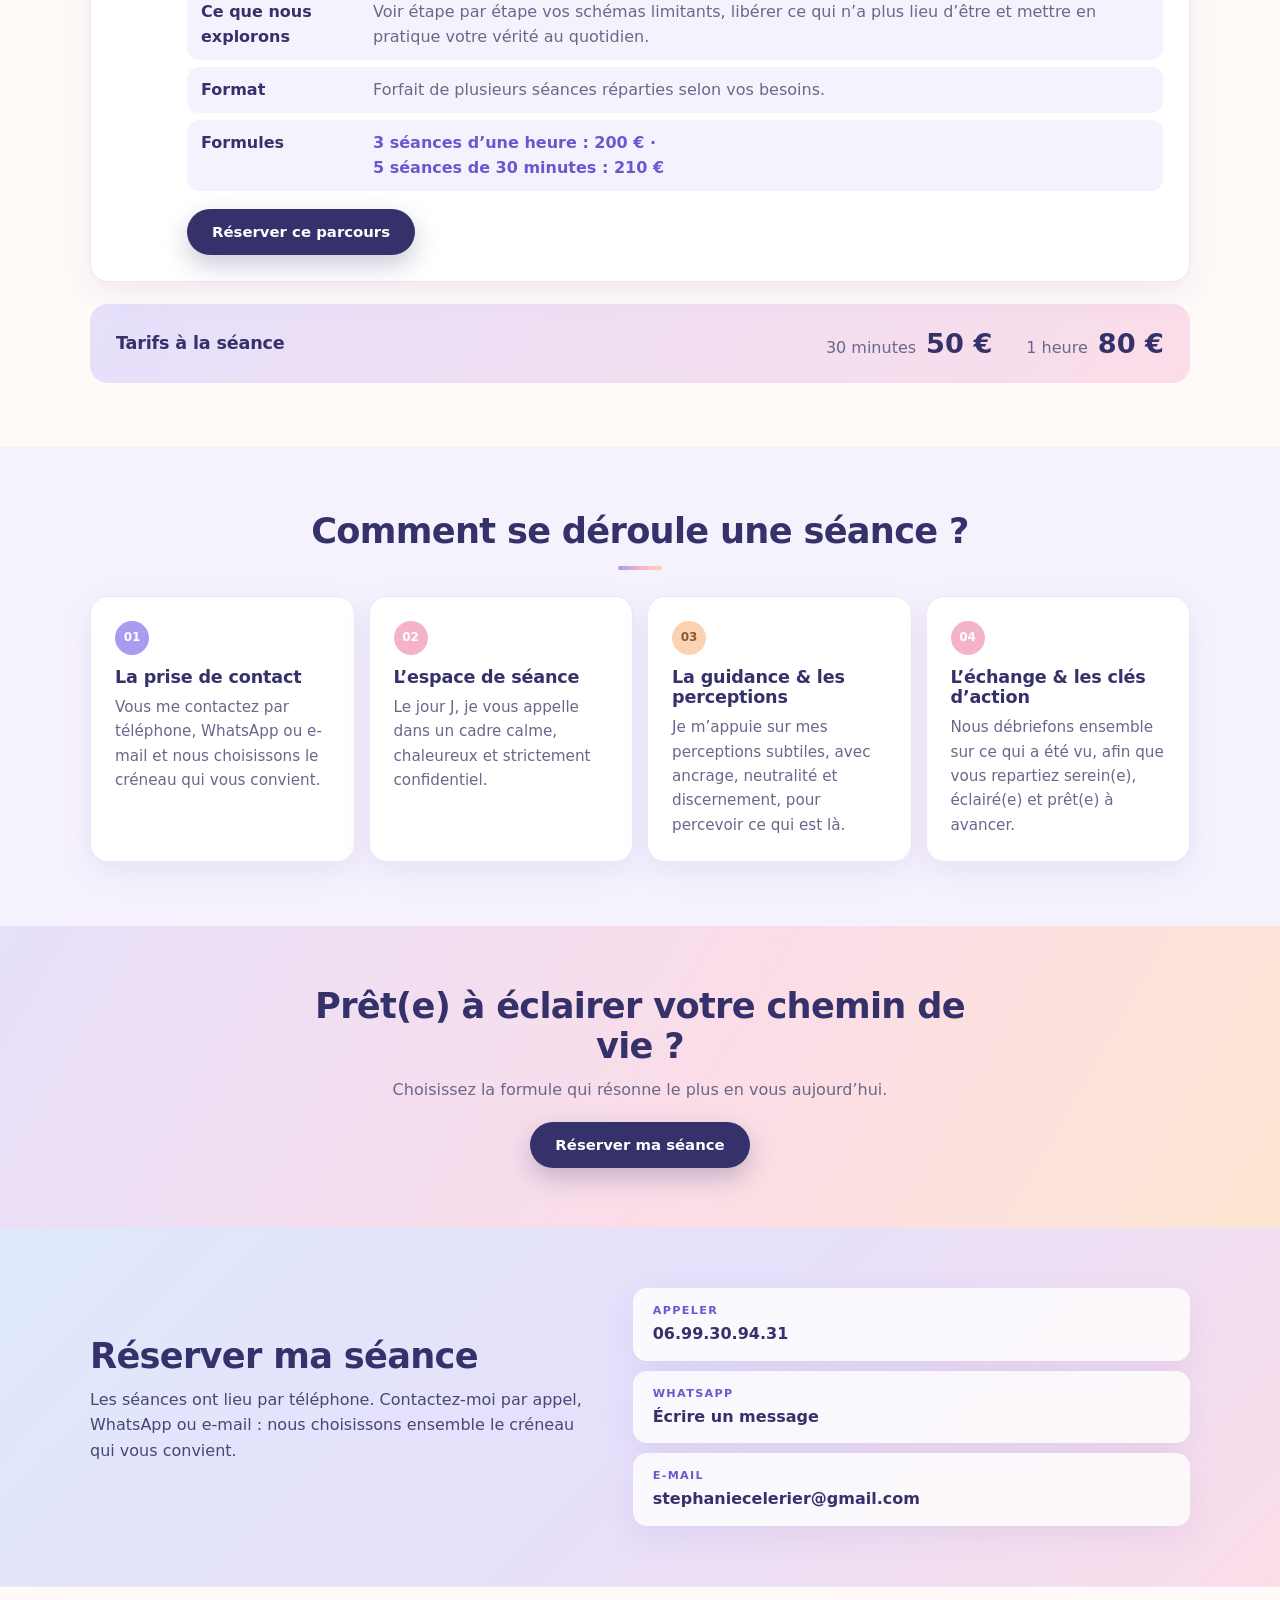
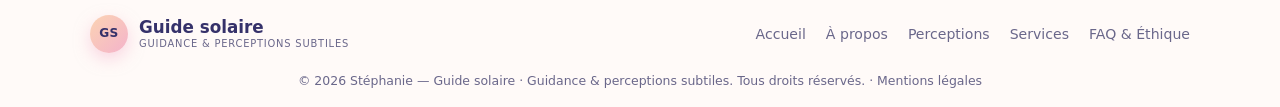
<file: services.html>
<!doctype html>
<html lang="fr">
<head>
<meta charset="utf-8">
<meta name="viewport" content="width=device-width, initial-scale=1">
<title>Services &amp; séances | Guide solaire, guidance par téléphone</title>
<meta name="description" content="Séances de guidance et de perceptions subtiles par téléphone : 30 min à 1 h, parcours suivis, tarifs.">
<meta name="theme-color" content="#f6f2fd">
<link rel="stylesheet" href="css/style.css">
</head>
<body>
<header class="header" id="top">
  <div class="nav">
    <a class="brand" href="index.html"><span class="logo">GS</span><span>Guide solaire<small>Guidance &amp; perceptions subtiles</small></span></a>
    <button class="menu-toggle" type="button" aria-expanded="false" aria-controls="menu" aria-label="Menu"><span></span><span></span></button>
    <nav id="menu"><a href="index.html">Accueil</a><a href="apropos.html">À propos</a><a href="perceptions.html">Perceptions</a><a class="active" href="services.html">Services</a><a href="faq.html">FAQ & Éthique</a><a class="nav-cta" href="#contact">Réserver une séance</a></nav>
  </div>
</header>
<main>
<section class="pghead"><div class="wrap"><h1>Voir clair pour mieux tracer votre chemin</h1><p>Mes services &amp; séances</p></div></section>
<section class="section">
  <div class="wrap">
    <p class="center lead2">Chaque séance est une invitation à poser un regard lucide, sincère et bienveillant sur votre vie. Nous allons au-delà des apparences, des interprétations et des suppositions, pour voir ce qui est vraiment là et révéler les ressources qui dorment en vous.</p>
    <div class="svcs">
    <article class="svc"><span class="n">1</span><div><h3>Guidance « Vérité de l’instant » <em>Séance approfondie</em></h3><p>Une plongée au cœur de votre être. Si vous vous sentez égaré(e), en décalage avec vous-même ou face à des interrogations profondes, cette séance permet de faire un état des lieux authentique.</p><ul><li><b>Ce que nous explorons</b><span>Vos blocages inconscients, ce qui se vit réellement en vous et autour de vous dans l’instant, vos dons et la direction alignée avec votre être profond.</span></li><li><b>Mon engagement</b><span>Vous montrer ce qui est, sans jugement ni fioritures, pour vous redonner la pleine maîtrise de votre vie.</span></li><li><b>Format</b><span>Séance individuelle d’une h, par téléphone.</span></li><li><b>Tarif</b><span>80 €</span></li></ul><a class="btn primary" href="#contact">Réserver cette séance</a></div></article>
    <article class="svc"><span class="n">2</span><div><h3>Séance « Clarté ciblée »</h3><p>Idéale si vous traversez un moment d’incertitude dans un domaine précis de votre vie (relationnel, sentimental, professionnel ou familial) et que vous avez besoin d’un regard franc et concret.</p><ul><li><b>Ce que nous explorons</b><span>Les dynamiques à l’œuvre dans votre situation, ce qui est réellement présent, au-delà des interprétations.</span></li><li><b>Mon engagement</b><span>Un regard net et transparent sur votre réalité actuelle, pour dissiper le flou et vous permettre de décider en conscience. Sans prédiction.</span></li><li><b>Format</b><span>Séance ciblée de 30 minutes, par téléphone.</span></li><li><b>Tarif</b><span>50 € les 30 minutes</span></li></ul><a class="btn primary" href="#contact">Réserver cette séance</a></div></article>
    <article class="svc"><span class="n">3</span><div><h3>Parcours « Mettre en lumière &amp; transformer » <em>Accompagnement suivi</em></h3><p>La prise de conscience est la première étape, mais l’intégration demande parfois un soutien dans la durée. Ce parcours sur plusieurs séances vous aide à traverser les phases de transition majeures.</p><ul><li><b>Ce que nous explorons</b><span>Voir étape par étape vos schémas limitants, libérer ce qui n’a plus lieu d’être et mettre en pratique votre vérité au quotidien.</span></li><li><b>Format</b><span>Forfait de plusieurs séances réparties selon vos besoins.</span></li><li><b>Formules</b><span>3 séances d’une heure : 200 € · <br>5 séances de 30 minutes : 210 €</span></li></ul><a class="btn primary" href="#contact">Réserver ce parcours</a></div></article>
    </div>
    <div class="tarifs"><h3>Tarifs à la séance</h3><div><span>30 minutes</span><b>50 €</b></div><div><span>1 heure</span><b>80 €</b></div></div>
  </div>
</section>
<section class="section soft">
  <div class="wrap">
    <div class="heading"><h2>Comment se déroule une séance ?</h2></div>
    <div class="grid four"><article class="card"><span class="n">01</span><h3>La prise de contact</h3><p>Vous me contactez par téléphone, WhatsApp ou e-mail et nous choisissons le créneau qui vous convient.</p></article><article class="card"><span class="n">02</span><h3>L’espace de séance</h3><p>Le jour J, je vous appelle dans un cadre calme, chaleureux et strictement confidentiel.</p></article><article class="card"><span class="n">03</span><h3>La guidance &amp; les perceptions</h3><p>Je m’appuie sur mes perceptions subtiles, avec ancrage, neutralité et discernement, pour percevoir ce qui est là.</p></article><article class="card"><span class="n">04</span><h3>L’échange &amp; les clés d’action</h3><p>Nous débriefons ensemble sur ce qui a été vu, afin que vous repartiez serein(e), éclairé(e) et prêt(e) à avancer.</p></article></div>
  </div>
</section>
<section class="band"><div class="wrap center"><h2>Prêt(e) à éclairer votre chemin de vie ?</h2><p>Choisissez la formule qui résonne le plus en vous aujourd’hui.</p><a class="btn primary" href="#contact">Réserver ma séance</a></div></section>
<section class="contact" id="contact">
  <div class="wrap contact-in">
    <div>
      <h2>Réserver ma séance</h2>
      <p>Les séances ont lieu par téléphone. Contactez-moi par appel, WhatsApp ou e-mail : nous choisissons ensemble le créneau qui vous convient.</p>
    </div>
    <div class="ways">
      <a href="tel:+33699309431"><b>Appeler</b>06.99.30.94.31</a>
      <a href="https://wa.me/33699309431" target="_blank" rel="noopener"><b>WhatsApp</b>Écrire un message</a>
      <a href="mailto:stephaniecelerier@gmail.com"><b>E-mail</b>stephaniecelerier@gmail.com</a>
    </div>
  </div>
</section>
</main>
<footer class="footer">
  <div class="wrap foot">
    <a class="brand" href="index.html"><span class="logo">GS</span><span>Guide solaire<small>Guidance &amp; perceptions subtiles</small></span></a>
    <div class="flinks"><a href="index.html">Accueil</a><a href="apropos.html">À propos</a><a href="perceptions.html">Perceptions</a><a href="services.html">Services</a><a href="faq.html">FAQ & Éthique</a></div>
  </div>
  <p class="copy">© <span id="year"></span> Stéphanie — Guide solaire · Guidance &amp; perceptions subtiles. Tous droits réservés. · <a href="#">Mentions légales</a></p>
</footer>
<script src="js/script.js"></script>
</body>
</html>
</file>
<file: css/style.css>
:root{--bg:#fffaf8;--bg2:#f6f2fd;--ink:#35316a;--text:#6a678a;--lav:#a99bf0;--rose:#f4b3cb;--peach:#fbd3b3;--sky:#c3e1f6;
--line:#ece7f7;--shadow:0 10px 30px rgba(107,92,190,.1);
--font:"Segoe UI","Segoe UI Variable",system-ui,-apple-system,"Helvetica Neue",Roboto,Arial,sans-serif;--r:18px}
*{box-sizing:border-box}
html{scroll-behavior:smooth;scroll-padding-top:80px}
body{margin:0;font:400 1rem/1.6 var(--font);color:var(--text);background:var(--bg);-webkit-font-smoothing:antialiased}
img{display:block;max-width:100%;height:auto}
a{color:inherit;text-decoration:none}
:focus-visible{outline:3px solid var(--lav);outline-offset:3px}
h1,h2,h3{margin:0;color:var(--ink);font-weight:600;line-height:1.15;letter-spacing:-.02em}
h1{font-size:clamp(2.2rem,5.2vw,3.7rem)}
h2{font-size:clamp(1.6rem,3.2vw,2.2rem)}
h3{font-size:1.1rem;letter-spacing:-.01em}
p{margin:0 0 .9em}
.wrap{width:min(1100px,calc(100% - 36px));margin:auto}
.narrow{max-width:760px}
.center{text-align:center}
.mt{margin-top:24px}
.section{padding:clamp(40px,6vw,64px) 0}
.soft{background:var(--bg2)}
.heading{max-width:680px;margin:0 auto 26px;text-align:center}
.heading h2::after{content:"";display:block;width:44px;height:4px;margin:14px auto 0;border-radius:4px;background:linear-gradient(90deg,var(--lav),var(--rose),var(--peach))}
.heading p{margin:12px 0 0}

.header{position:fixed;inset:0 0 auto;z-index:50;transition:.25s}
.header.scrolled{background:rgba(255,250,248,.85);backdrop-filter:blur(16px);-webkit-backdrop-filter:blur(16px);box-shadow:0 1px 0 var(--line)}
.nav{width:min(1100px,calc(100% - 36px));margin:auto;height:68px;display:flex;align-items:center;gap:20px}
.brand{display:flex;align-items:center;gap:11px;font-weight:700;font-size:1.05rem;line-height:1.1;color:var(--ink)}
.brand small{display:block;margin-top:3px;font-size:.62rem;font-weight:500;letter-spacing:.08em;text-transform:uppercase;color:var(--text)}
.logo{display:grid;place-items:center;width:38px;height:38px;border-radius:50%;background:linear-gradient(135deg,var(--lav),var(--rose));color:#fff;font-size:.76rem;font-weight:800;letter-spacing:.03em;box-shadow:0 6px 16px rgba(169,155,240,.45)}
nav{margin-left:auto;display:flex;align-items:center;gap:2px}
nav a{padding:8px 14px;border-radius:999px;font-size:.9rem;font-weight:500;color:var(--ink);transition:.2s}
nav a:hover,nav a.active{background:rgba(169,155,240,.2);color:#6a58d0}
nav .nav-cta{margin-left:8px;background:var(--ink);color:#fff}
nav .nav-cta:hover{background:#6a58d0;color:#fff}
.menu-toggle{display:none;margin-left:auto;width:42px;height:42px;border:1px solid var(--line);border-radius:50%;background:#fff;position:relative;cursor:pointer}
.menu-toggle span{position:absolute;left:12px;right:12px;height:2px;background:var(--ink);transition:.25s}
.menu-toggle span:first-child{top:16px}.menu-toggle span:last-child{top:23px}
.menu-toggle[aria-expanded=true] span:first-child{top:19px;transform:rotate(45deg)}
.menu-toggle[aria-expanded=true] span:last-child{top:19px;transform:rotate(-45deg)}

.buttons{display:flex;flex-wrap:wrap;gap:10px;margin-top:22px}
.buttons.c{justify-content:center}
.btn{display:inline-flex;justify-content:center;align-items:center;padding:13px 24px;border-radius:999px;border:1.5px solid transparent;font:700 .93rem var(--font);transition:.2s;cursor:pointer}
.btn:hover{transform:translateY(-2px)}
.primary{background:var(--ink);color:#fff;box-shadow:0 10px 24px rgba(53,49,106,.25)}
.primary:hover{background:#6a58d0}
.ghost{border-color:var(--ink);color:var(--ink);background:rgba(255,255,255,.5)}
.ghost:hover{background:var(--ink);color:#fff}

.hero{display:grid;align-items:center;min-height:88svh;padding:96px 0 44px;background:linear-gradient(180deg,rgba(255,250,248,0) 62%,var(--bg)),linear-gradient(95deg,rgba(255,255,255,.75) 22%,rgba(255,255,255,.05) 80%),url(../images/fond-hero.jpg) center top/cover}
.hero-in{width:min(1100px,calc(100% - 36px));margin:auto;display:grid;grid-template-columns:1.15fr .85fr;gap:36px;align-items:center}
.tag{display:inline-block;margin-bottom:16px;padding:6px 15px;border-radius:999px;background:rgba(255,255,255,.85);font-size:.78rem;font-weight:700;letter-spacing:.06em;text-transform:uppercase;color:#6a58d0}
.lead{margin:16px 0 0;max-width:27em;font-size:1.2rem;color:#4a4673}
.hero-photo{justify-self:center;width:min(460px,90%)}
.hero-photo img{aspect-ratio:1;object-fit:cover;mix-blend-mode:multiply;-webkit-mask-image:radial-gradient(ellipse 62% 62% at 50% 46%,#000 45%,transparent 100%);mask-image:radial-gradient(ellipse 62% 62% at 50% 46%,#000 45%,transparent 100%)}
.hero-copy,.hero-photo{animation:rise .9s ease both}.hero-photo{animation-delay:.15s}
@keyframes rise{from{opacity:0;transform:translateY(20px)}to{opacity:1;transform:none}}

.pghead{padding:112px 0 36px;text-align:center;background:linear-gradient(180deg,rgba(255,255,255,.45),var(--bg)),url(../images/fond-hero.jpg) center top/cover}
.pghead .wrap{display:flex;flex-direction:column}
.pghead h1{font-size:clamp(1.9rem,4.2vw,2.9rem);max-width:19em;margin:0 auto}
.pghead p{order:-1;margin:0 0 12px;font-size:.78rem;font-weight:700;letter-spacing:.16em;text-transform:uppercase;color:#6a58d0}

.big{margin:20px auto;font-size:clamp(1.15rem,2.2vw,1.45rem);line-height:1.55;font-weight:300;font-style:italic;color:var(--ink);text-align:center}
.lead2{max-width:46em;margin:0 auto 28px;font-size:1.08rem}
.grid{display:grid;grid-template-columns:repeat(3,1fr);gap:14px}
.grid.two{grid-template-columns:repeat(2,1fr)}
.grid.four{grid-template-columns:repeat(4,1fr)}
.card{padding:24px;border-radius:var(--r);background:#fff;border:1px solid var(--line);box-shadow:var(--shadow);transition:.25s}
.card:hover{transform:translateY(-3px);box-shadow:0 18px 40px rgba(107,92,190,.18)}
.n{display:inline-grid;place-items:center;width:34px;height:34px;margin-bottom:12px;border-radius:50%;background:var(--lav);color:#fff;font-size:.75rem;font-weight:800}
.grid>:nth-child(3n+2) .n,.grid.four>:nth-child(2n) .n{background:var(--rose)}
.grid>:nth-child(3n) .n{background:var(--peach);color:#8a5a2e}
.card h3{margin-bottom:8px}
.card p{margin:0;font-size:.95rem}
.quote{margin:0;padding:26px;border-radius:var(--r);background:#fff;box-shadow:var(--shadow);display:flex;flex-direction:column;justify-content:space-between;gap:16px}
.quote blockquote{margin:0;font-size:1.05rem;line-height:1.6;color:var(--ink)}
.quote blockquote::before{content:"“";display:block;height:30px;font-size:3.4rem;line-height:.9;color:var(--rose)}
.quote figcaption{font-weight:600;color:#6a58d0;font-size:.9rem}
.band{padding:clamp(40px,6vw,60px) 0;text-align:center;background:linear-gradient(120deg,#e6e0fb,#fbdde8 55%,#fde6d2)}
.band h2{max-width:20em;margin:0 auto 10px}
.band p{margin-bottom:20px}
.split{display:grid;grid-template-columns:.8fr 1.2fr;gap:44px;align-items:center}
.photo img{aspect-ratio:1;object-fit:cover;mix-blend-mode:multiply;-webkit-mask-image:radial-gradient(ellipse 62% 62% at 50% 46%,#000 45%,transparent 100%);mask-image:radial-gradient(ellipse 62% 62% at 50% 46%,#000 45%,transparent 100%)}
.txt h2{margin-bottom:14px}

.svcs{display:grid;gap:14px}
.svc{display:grid;grid-template-columns:52px 1fr;gap:18px;padding:26px;border-radius:var(--r);background:#fff;border:1px solid var(--line);box-shadow:var(--shadow)}
.svc>.n{width:48px;height:48px;margin:0;font-size:1.15rem;background:linear-gradient(135deg,var(--lav),var(--rose))}
.svc h3{font-size:1.3rem;margin-bottom:8px}
.svc h3 em{display:block;margin-top:3px;font-size:.78rem;font-style:normal;font-weight:700;letter-spacing:.08em;text-transform:uppercase;color:#6a58d0}
.svc ul{list-style:none;margin:14px 0 18px;padding:0;display:grid;gap:7px}
.svc li{display:grid;grid-template-columns:160px 1fr;gap:12px;padding:10px 14px;border-radius:12px;background:var(--bg2)}
.svc li b{color:var(--ink);font-weight:600}
.svc li:last-child b+span{color:#6a58d0;font-weight:700}
.tarifs{display:flex;flex-wrap:wrap;align-items:center;gap:10px 34px;justify-content:center;margin-top:22px;padding:18px 26px;border-radius:var(--r);background:linear-gradient(120deg,#e6e0fb,#fbdde8)}
.tarifs h3{margin-right:auto}
.tarifs div{display:flex;align-items:baseline;gap:10px}
.tarifs b{font-size:1.7rem;color:var(--ink);font-weight:700}

.faq{display:grid;gap:10px}
details{border-radius:14px;background:#fff;border:1px solid var(--line);box-shadow:var(--shadow);overflow:hidden}
summary{cursor:pointer;list-style:none;padding:16px 54px 16px 20px;position:relative;font-weight:600;color:var(--ink)}
summary::-webkit-details-marker{display:none}
summary::after{content:"+";position:absolute;right:16px;top:50%;translate:0 -50%;width:26px;height:26px;display:grid;place-items:center;border-radius:50%;background:var(--bg2);color:#6a58d0;font-size:1.15rem;transition:.2s}
details[open] summary::after{content:"–";background:var(--lav);color:#fff}
details p{margin:0;padding:0 20px 18px}

.contact{padding:clamp(40px,6vw,60px) 0;background:linear-gradient(135deg,#dfe9fb,#e6e0fb 50%,#fbdde8)}
.contact h2{margin-bottom:10px}
.contact p{color:#4a4673}
.contact-in{display:grid;grid-template-columns:1fr 1.1fr;gap:36px;align-items:center}
.ways{display:grid;gap:10px}
.ways a{display:grid;gap:1px;padding:14px 20px;border-radius:14px;background:rgba(255,255,255,.8);color:var(--ink);font-weight:600;word-break:break-word;transition:.2s;box-shadow:var(--shadow)}
.ways a:hover{background:#fff;transform:translateX(4px)}
.ways b{font-size:.7rem;letter-spacing:.12em;text-transform:uppercase;color:#6a58d0}
.footer{padding:28px 0 16px;background:var(--bg);border-top:1px solid var(--line);font-size:.88rem}
.foot{display:flex;flex-wrap:wrap;gap:14px;justify-content:space-between;align-items:center}
.flinks{display:flex;flex-wrap:wrap;gap:4px 20px}
.flinks a:hover,.copy a:hover{color:#6a58d0}
.copy{margin:18px 0 0;text-align:center;font-size:.78rem}

@media(max-width:900px){
  .menu-toggle{display:block}
  nav{display:none;position:absolute;top:68px;left:18px;right:18px;flex-direction:column;align-items:stretch;padding:12px;border-radius:18px;background:#fff;box-shadow:0 20px 40px rgba(53,49,106,.18)}
  nav.open{display:flex}
  nav a{padding:12px 16px}nav .nav-cta{margin:6px 0 0;text-align:center}
  .header{background:rgba(255,250,248,.88);backdrop-filter:blur(14px)}
  .hero{min-height:0;padding:88px 0 36px;background:linear-gradient(180deg,rgba(255,255,255,.5),rgba(255,250,248,.96)),url(../images/fond-hero.jpg) center top/cover}
  .hero-in,.split,.contact-in{grid-template-columns:1fr;gap:24px}
  .hero-photo{order:-1;width:min(300px,82%)}
  .photo{width:min(280px,80%);margin:auto}
  .grid,.grid.two,.grid.four{grid-template-columns:1fr}
  .svc{grid-template-columns:1fr;padding:20px}
  .svc li{grid-template-columns:1fr;gap:1px}
  .tarifs h3{margin-right:0;width:100%;text-align:center}
}
@media(prefers-reduced-motion:reduce){*{animation:none!important;transition:none!important;scroll-behavior:auto!important}}
.card ul{margin:0;padding-left:1.1em;font-size:.95rem}
.card li{margin:.35em 0}
.card h3 em{display:block;margin-top:2px;font-size:.8rem;font-style:normal;font-weight:500;color:var(--text)}
nav a{padding:8px 12px}
.logo{background:linear-gradient(135deg,var(--peach),var(--rose));color:var(--ink);box-shadow:0 6px 16px rgba(244,179,203,.5)}
</file>
